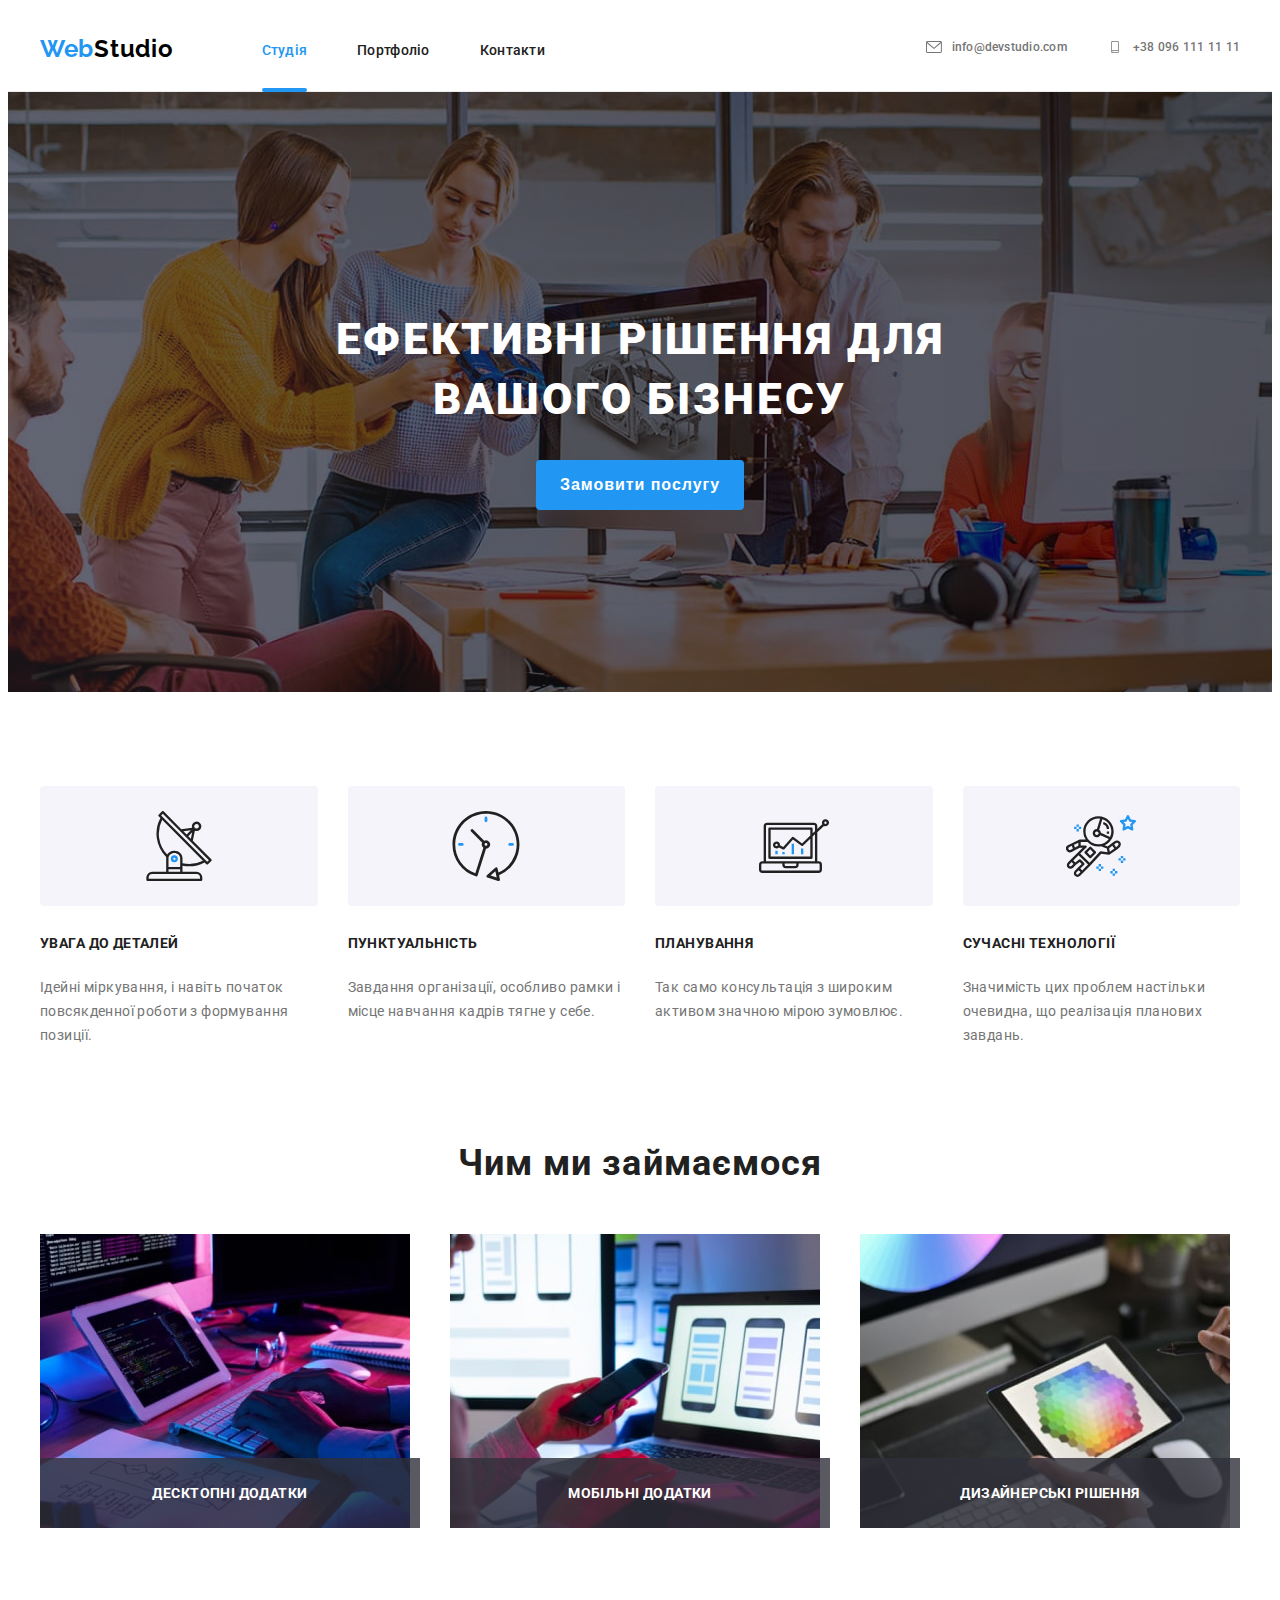
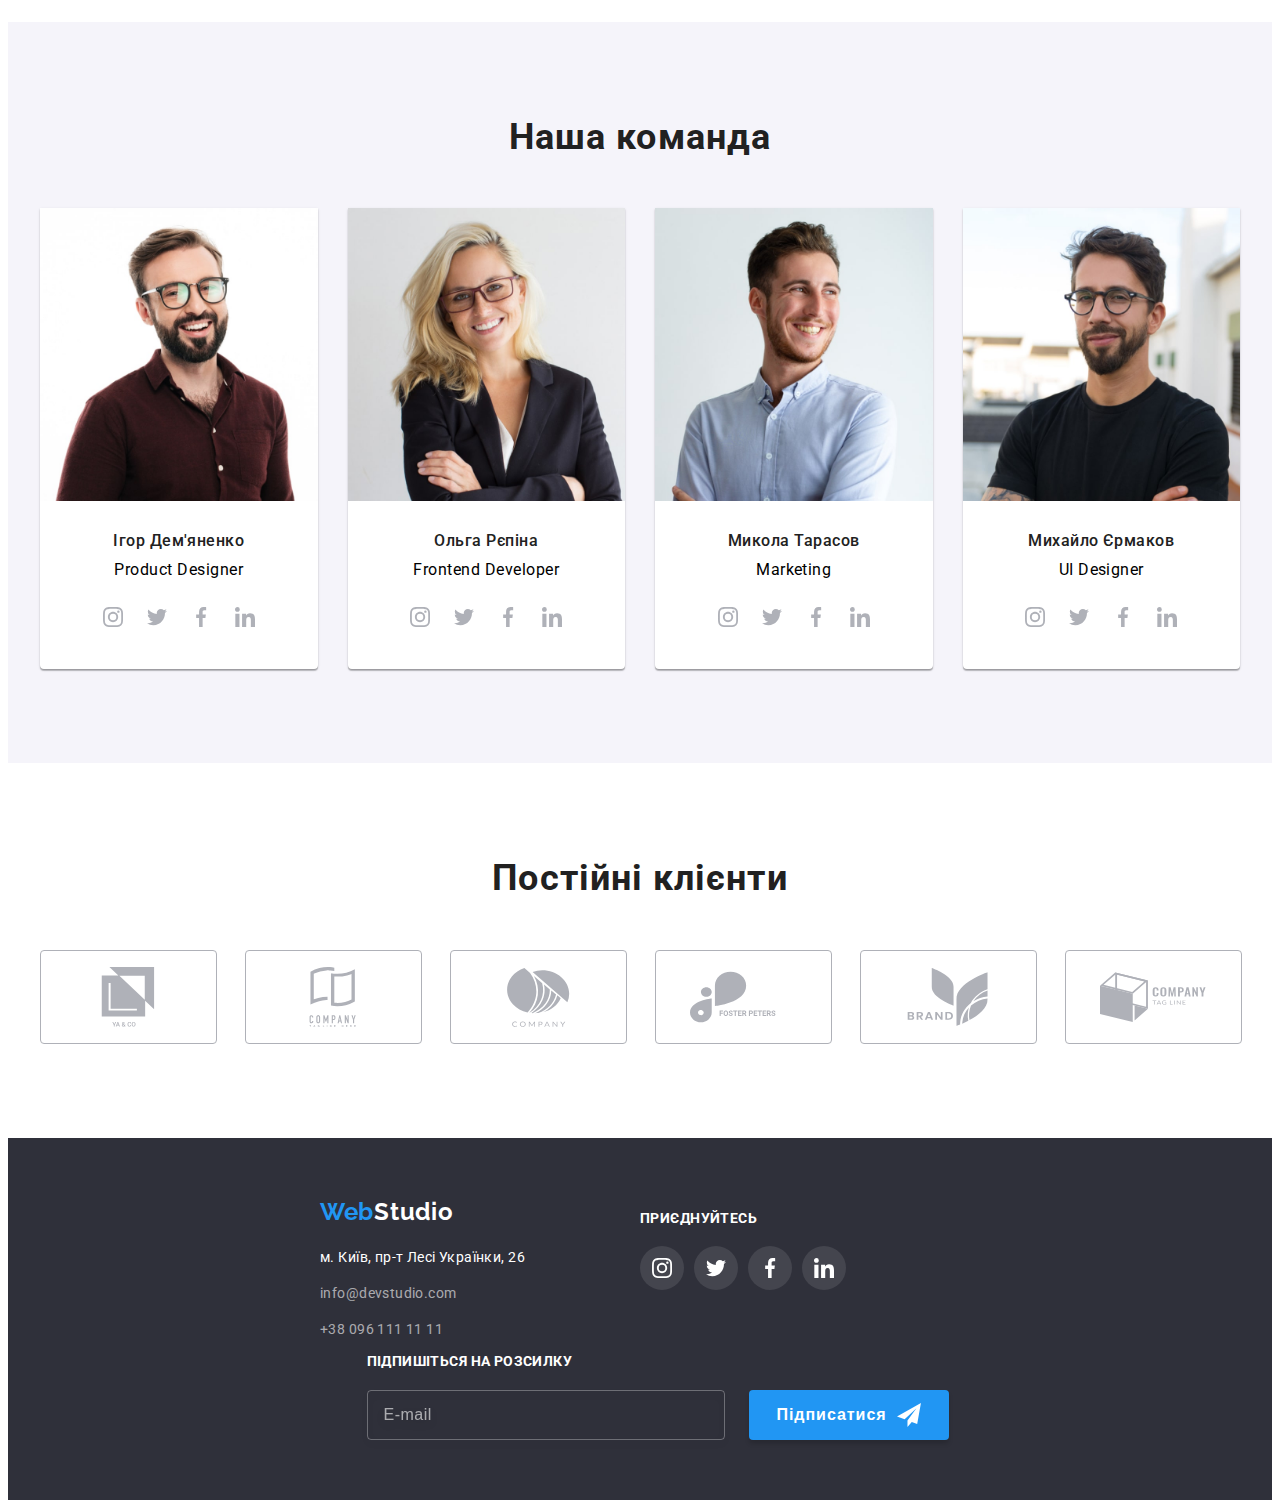
<file: index.html>
<!DOCTYPE html>
<html lang="uk">
  <head>
    <meta charset="UTF-8" />
    <meta http-equiv="X-UA-Compatible" content="IE=edge" />
    <meta name="viewport" content="width=device-width, initial-scale=1.0" />
    <title>Студія</title>
    <link rel="preconnect" href="https://fonts.googleapis.com" />
    <link rel="preconnect" href="https://fonts.gstatic.com" crossorigin />
    <link
      href="https://fonts.googleapis.com/css2?family=Raleway:wght@700&family=Roboto:wght@400;500;700;900&display=swap"
      rel="stylesheet"
    />
    <link
      rel="stylesheet"
      href="https://cdnjs.cloudflare.com/ajax/libs/modern-normalize/1.1.0/modern-normalize.min.css"
      integrity="sha512-wpPYUAdjBVSE4KJnH1VR1HeZfpl1ub8YT/NKx4PuQ5NmX2tKuGu6U/JRp5y+Y8XG2tV+wKQpNHVUX03MfMFn9Q=="
      crossorigin="anonymous"
      referrerpolicy="no-referrer"
    />
    <!-- <link rel="stylesheet" href="./css/styles.css" /> -->
    <link rel="stylesheet" href="./css/main.min.css" />
  </head>
  <body>
    <header class="header">
      <div class="header__container container">
        <a href="./index.html" class="logo"
          ><span class="first-logo-part">Web</span>Studio</a
        >
        <button type="button" class="menu-button" aria-expanded="false"
        aria-controls="mobile-menu" data-menu-button >
            <svg width="40px" height="40px" aria-label="Перемикач мобільного меню">
              <use href="./images/icons.svg#icon-close-menu" class="icon-close-menu"></use>
              <use href="./images/icons.svg#icon-menu" class="icon-menu"></use>
            </svg>
          </button>
<div class="navigation-container-mob" id="mobile-menu">
       <div class="heder_menu-context-container">
        <nav class="navigation">
          <ul class="navigation__list list">
            <li class="navigation__item active">
              <a href="./index.html">Студія</a>
            </li>
            <li class="navigation__item">
              <a href="./portfolio.html">Портфоліо</a>
            </li>
            <li class="navigation__item"><a href="">Контакти</a></li>
          </ul>
        </nav>
        <div class="header__contacts-conteiner">
          <a href="mailto:info@devstudio.com">
            <svg>
              <use href="./images/icons.svg#icon-envelope"></use>
            </svg>
            info@devstudio.com</a
          >
          <a href="tel:+380961111111">
            <svg>
              <use href="./images/icons.svg#icon-smartphone"></use>
            </svg>
            +38 096 111 11 11</a
          >
        </div>
        <div class="heder_social-links-container">
          <ul class="heder_social-links-list list">
            <li><a href="#">Instagram</a></li>
            <li><a href="#">Twitter</a></li>
            <li><a href="#">Facebook</a></li>
            <li><a href="#">LinkedIn</a></li>
          </ul>
        </div> 
        </div>
      </div>
      </div>
    </header>
    <main>
      <section class="hero">
        <div class="hero__container">
          <h1 class="hero__title">Ефективні рішення для вашого бізнесу</h1>
          <button type="button" class="hero__btn" data-modal-open>
            Замовити послугу
          </button>
        </div>
      </section>
      <div class="backdrop is-hidden" data-modal>
        <div class="modal-window">
          <button class="close-btn" data-modal-close>
            <svg><use href="./images/icons.svg#icon-close-black"></use></svg>
          </button>
          <p class="modal-window-title">Залиште свої дані, ми вам передзвонимо</p>
          <form class="form">
            <label class="form__client-info-block"
              ><span class="form__label">Ім'я</span>

              <input type="text" required />
              <svg class="form__icon">
                <use href="./images/icons.svg#icon-person-black-1"></use></svg
            ></label>
            <label class="form__client-info-block"
              ><span class="form__label">Телефон</span>

              <input type="tel" required />
              <svg class="form__icon">
                <use href="./images/icons.svg#icon-phone-black"></use></svg
            ></label>
            <label class="form__client-info-block"
              ><span class="form__label">Пошта</span>

              <input type="email" required />
              <svg class="form__icon">
                <use href="./images/icons.svg#icon-email-black"></use></svg
            ></label>
            <label class="form__label"
              >Коментар<textarea
                name="coment"
                rows="5"
                placeholder="Введіть текст"
                class="form__coment"
              ></textarea>
            </label>
            <label class="form__checkbox-text"
              ><input type="checkbox" required /><svg>
                <use href="./images/icons.svg#icon-check-1"></use></svg
              >Погоджуюся з розсилкою та приймаю
              <a href="#" class="form__conditions">Умови договору</a></label
            >
            <button type="submit">Відправити</button>
          </form>
        </div>
      </div>
      <section class="benefits">
        <div class="benefits__container container">
          <h2 class="benefits__hidden-title">Наші переваги</h2>
          <ul class="benefits__list list">
            <li class="benefits__item item">
              <div class="benefits__icon-container">
                <svg class="benefits__icon">
                  <use href="./images/icons.svg#icon-antenna"></use>
                </svg>
              </div>
              <h3 class="benefits__sub-title">УВАГА ДО ДЕТАЛЕЙ</h3>
              <p class="benefits__descriptions">
                Ідейні міркування, і навіть початок повсякденної роботи з
                формування позиції.
              </p>
            </li>
            <li class="benefits__item item">
              <div class="benefits__icon-container">
                <svg class="benefits__icon">
                  <use href="./images/icons.svg#icon-clock"></use>
                </svg>
              </div>
              <h3 class="benefits__sub-title">ПУНКТУАЛЬНІСТЬ</h3>
              <p class="benefits__descriptions">
                Завдання організації, особливо рамки і місце навчання кадрів
                тягне у себе.
              </p>
            </li>
            <li class="benefits__item item">
              <div class="benefits__icon-container">
                <svg class="benefits__icon">
                  <use href="./images/icons.svg#icon-diagram"></use>
                </svg>
              </div>
              <h3 class="benefits__sub-title">ПЛАНУВАННЯ</h3>
              <p class="benefits__descriptions">
                Так само консультація з широким активом значною мірою зумовлює.
              </p>
            </li>
            <li class="benefits__item item">
              <div class="benefits__icon-container">
                <svg class="benefits__icon">
                  <use href="./images/icons.svg#icon-astronaut"></use>
                </svg>
              </div>
              <h3 class="benefits__sub-title">СУЧАСНІ ТЕХНОЛОГІЇ</h3>
              <p class="benefits__descriptions">
                Значимість цих проблем настільки очевидна, що реалізація
                планових завдань.
              </p>
            </li>
          </ul>
        </div>
      </section>
      <section class="engagement">
        <div class="engagement__container container">
          <h2 class="engagement__title">Чим ми займаємося</h2>
          <ul class="engagement__list list">
            <li class="engagement__item item">
              <div class="engagment__item-container">
                <img
                srcset="./images/our_engagement_1.jpg 1x,
                ./images/our_engagement_1@2x.jpg 2x"
                  src="./images/our_engagement_1.jpg"
                  alt="Розробка сайтів"
                  width="370"
                />
                <h3 class="engagement__text">Десктопні додатки</h3>
              </div>
            </li>
            <li class="engagement__item item">
              <div class="engagment__item-container">
                <img
                srcset="./images/our_engagement_2.jpg 1x,
                ./images/our_engagement_2@2x.jpg 2x"
                  src="./images/our_engagement_2.jpg"
                  alt="Розробка мобільних додатків"
                  width="370"
                />
                <h3 class="engagement__text">Мобільні додатки</h3>
              </div>
            </li>
            <li class="engagement__item item">
              <div class="engagment__item-container">
                <img
                srcset="./images/our_engagement_3.jpg 1x,
                ./images/our_engagement_3@2x.jpg 2x"
                  src="./images/our_engagement_3.jpg"
                  alt="Розробка дизайну"
                  width="370"
                />
                <h3 class="engagement__text">Дизайнерські рішення</h3>
              </div>
            </li>
          </ul>
        </div>
      </section>
      <section class="team">
        <div class="team__container container">
          <h2 class="team__title">Наша команда</h2>
          <ul class="team__list list">
            <li class="team__item item">
              <img
              srcset="./images/photo-demianenko-mob.jpg 480w,
              ./images/photo-demianenko-mob@2x.jpg 960w,
              ./images/photo-demianenko-tab.jpg 354w,
              ./images/photo-demianenko-tab@2x.jpg 708w,
              ./images/photo-demianenko-desk.jpg 810w,
              ./images/photo-demianenko-desk@2x.jpg 1620w,
  "
                src="./images/photo-demianenko-mob.jpeg"
                alt="Фото Ігоря Дем'яненка"
                sizes="(min-width: 1600px) 25vw, (min-width: 768px) 50vw, (max-width: 767px) 100vw, 100vw"
              />
              <div class="team__members-container">
                <h3 class="team__member-name">Ігор Дем'яненко</h3>
                <p lang="en" class="team__member">Product Designer</p>
              </div>
              <ul class="links-list list">
                <li>
                  <a href="#" class="links-list__links">
                    <svg class="links-list__icon">
                      <use href="./images/icons.svg#icon-instagram"></use>
                    </svg>
                  </a>
                </li>
                <li>
                  <a href="#" class="links-list__links"
                    ><svg class="links-list__icon">
                      <use href="./images/icons.svg#icon-twitter"></use>
                    </svg>
                  </a>
                </li>
                <li>
                  <a href="#" class="links-list__links"
                    ><svg class="links-list__icon">
                      <use href="./images/icons.svg#icon-facebook"></use></svg
                  ></a>
                </li>
                <li>
                  <a href="#" class="links-list__links"
                    ><svg class="links-list__icon">
                      <use href="./images/icons.svg#icon-linkedin"></use></svg
                  ></a>
                </li>
              </ul>
            </li>
            <li class="team__item item">
              <img
            srcset="./images/photo-repina-mob.jpg 480w,
            ./images/photo-repina-mob@2x.jpg 960w,
            ./images/photo-repina-tab.jpg 354w,
            ./images/photo-repina-tab@2x.jpg 708w,
            ./images/photo-repina-desk.jpg 810w,
            ./images/photo-repina-desk@2x.jpg 1620w,
"
              src="./images/photo-repina-mob.jpeg"
              alt="Фото Ольги Рєпіної"
              sizes="(min-width: 1600px) 25vw, (min-width: 768px) 50vw, (max-width: 767px) 100vw, 100vw"
            />
              <div class="team__members-container">
                <h3 class="team__member-name">Ольга Рєпіна</h3>
                <p lang="en" class="team__member">Frontend Developer</p>
              </div>
              <ul class="links-list list">
                <li>
                  <a href="#" class="links-list__links">
                    <svg class="links-list__icon">
                      <use href="./images/icons.svg#icon-instagram"></use>
                    </svg>
                  </a>
                </li>
                <li>
                  <a href="#" class="links-list__links"
                    ><svg class="links-list__icon">
                      <use href="./images/icons.svg#icon-twitter"></use>
                    </svg>
                  </a>
                </li>
                <li>
                  <a href="#" class="links-list__links"
                    ><svg class="links-list__icon">
                      <use href="./images/icons.svg#icon-facebook"></use></svg
                  ></a>
                </li>
                <li>
                  <a href="#" class="links-list__links"
                    ><svg class="links-list__icon">
                      <use href="./images/icons.svg#icon-linkedin"></use></svg
                  ></a>
                </li>
              </ul>
            </li>
            <li class="team__item item">
              <img
            srcset="./images/photo-tarasov-mob.jpg 480w,
            ./images/photo-tarasov-mob@2x.jpg 960w,
            ./images/photo-tarasov-tab.jpg 354w,
            ./images/photo-tarasov-tab@2x.jpg 708w,
            ./images/photo-tarasov-desk.jpg 810w,
            ./images/photo-tarasov-desk@2x.jpg 1620w,
"
              src="./images/photo-tarasov-mob.jpeg"
              alt="Фото Миколи Тарасова"
              sizes="(min-width: 1600px) 25vw, (min-width: 768px) 50vw, (max-width: 767px) 100vw, 100vw"
            />
              <div class="team__members-container">
                <h3 class="team__member-name">Микола Тарасов</h3>
                <p lang="en" class="team__member">Marketing</p>
              </div>
              <ul class="links-list list">
                <li>
                  <a href="#" class="links-list__links">
                    <svg class="links-list__icon">
                      <use href="./images/icons.svg#icon-instagram"></use>
                    </svg>
                  </a>
                </li>
                <li>
                  <a href="#" class="links-list__links"
                    ><svg class="links-list__icon">
                      <use href="./images/icons.svg#icon-twitter"></use>
                    </svg>
                  </a>
                </li>
                <li>
                  <a href="#" class="links-list__links"
                    ><svg class="links-list__icon">
                      <use href="./images/icons.svg#icon-facebook"></use></svg
                  ></a>
                </li>
                <li>
                  <a href="#" class="links-list__links"
                    ><svg class="links-list__icon">
                      <use href="./images/icons.svg#icon-linkedin"></use></svg
                  ></a>
                </li>
              </ul>
            </li>
            <li class="team__item item">
              <img
            srcset="./images/photo-yermakov-mob.jpg 480w,
            ./images/photo-yermakov-mob@2x.jpg 960w,
            ./images/photo-yermakov-tab.jpg 354w,
            ./images/photo-yermakov-tab@2x.jpg 708w,
            ./images/photo-yermakov-desk.jpg 810w,
            ./images/photo-yermakov-desk@2x.jpg 1620w,
"
              src="./images/photo-yermakov-mob.jpeg"
              alt="Фото Михайла Єрмакова"
              sizes="(min-width: 1600px) 25vw, (min-width: 768px) 50vw, (max-width: 767px) 100vw, 100vw"
            />
              <div class="team__members-container">
                <h3 class="team__member-name">Михайло Єрмаков</h3>
                <p lang="en" class="team__member">UI Designer</p>
              </div>
              <ul class="links-list list">
                <li>
                  <a href="#" class="links-list__links">
                    <svg class="links-list__icon">
                      <use href="./images/icons.svg#icon-instagram"></use>
                    </svg>
                  </a>
                </li>
                <li>
                  <a href="#" class="links-list__links"
                    ><svg class="links-list__icon">
                      <use href="./images/icons.svg#icon-twitter"></use>
                    </svg>
                  </a>
                </li>
                <li>
                  <a href="#" class="links-list__links"
                    ><svg class="links-list__icon">
                      <use href="./images/icons.svg#icon-facebook"></use></svg
                  ></a>
                </li>
                <li>
                  <a href="#" class="links-list__links"
                    ><svg class="links-list__icon">
                      <use href="./images/icons.svg#icon-linkedin"></use></svg
                  ></a>
                </li>
              </ul>
            </li>
          </ul>
        </div>
      </section>
      <section class="pictures-list">
        <div class="pictures-list__container container">
          <h2 class="pictures-list__title">Постійні клієнти</h2>
          <ul class="pictures-list__list list">
            <li class="pictures-list__items">
              <a href="" class="pictures-list__link">
                <svg class="pictures-list__logo">
                  <use href="./images/icons.svg#icon-group-client-1"></use>
                </svg>
              </a>
            </li>
            <li class="pictures-list__items">
              <a href="#" class="pictures-list__link">
                <svg class="pictures-list__logo">
                  <use href="./images/icons.svg#icon-group-client-2"></use>
                </svg>
              </a>
            </li>
            <li class="pictures-list__items">
              <a href="" class="pictures-list__link">
                <svg class="pictures-list__logo">
                  <use href="./images/icons.svg#icon-group-client-3"></use>
                </svg>
              </a>
            </li>
            <li class="pictures-list__items">
              <a href="" class="pictures-list__link">
                <svg class="pictures-list__logo">
                  <use href="./images/icons.svg#icon-group-client-4"></use>
                </svg>
              </a>
            </li>
            <li class="pictures-list__items">
              <a href="" class="pictures-list__link">
                <svg class="pictures-list__logo">
                  <use href="./images/icons.svg#icon-group-client-5"></use>
                </svg>
              </a>
            </li>
            <li class="pictures-list__items">
              <a href="" class="pictures-list__link">
                <svg class="pictures-list__logo">
                  <use href="./images/icons.svg#icon-group-client-6"></use>
                </svg>
              </a>
            </li>
          </ul>
        </div>
      </section>
    </main>
    <footer class="footer">
      <div class="footer__main-container container">
        <div class="footer__container">
          <div class="footer__logo-container">
            <a href="./index.html" class="logo footer__logo"
              ><span class="first-logo-part">Web</span>Studio</a
            >
          </div>
          <div class="footer__address-container">
            <address>
              <ul class="footer-address list">
                <li class="footer-address__item">
                  <a
                    href="https://goo.gl/maps/2sGrw6UL9zUKpocN6"
                    target="_blank"
                    rel="noreferrer noopener nofollower"
                    class="footer__contacts footer-adress__white-text"
                    >м. Київ, пр-т Лесі Українки, 26</a
                  >
                </li>
                <li class="footer-address__item">
                  <a href="mailto:info@devstudio.com" class="footer__contacts"
                    >info@devstudio.com</a
                  >
                </li>
                <li class="footer-address__item">
                  <a href="tel:+380961111111" class="footer__contacts"
                    >+38 096 111 11 11</a
                  >
                </li>
              </ul>
            </address>
          </div>
        </div>
        <div class="footer__social-links-container">
          <h2 class="footer__title">приєднуйтесь</h2>
          <ul class="footer__social-links-list list">
            <li>
              <a href="#" class="footer__social-links">
                <svg class="footer__social-links__icon">
                  <use href="./images/icons.svg#icon-instagram"></use>
                </svg>
              </a>
            </li>
            <li>
              <a href="#" class="footer__social-links"
                ><svg class="footer__social-links__icon">
                  <use href="./images/icons.svg#icon-twitter"></use>
                </svg>
              </a>
            </li>
            <li>
              <a href="#" class="footer__social-links"
                ><svg class="footer__social-links__icon">
                  <use href="./images/icons.svg#icon-facebook"></use></svg
              ></a>
            </li>
            <li>
              <a href="#" class="footer__social-links"
                ><svg class="footer__social-links__icon">
                  <use href="./images/icons.svg#icon-linkedin"></use></svg
              ></a>
            </li>
          </ul>
        </div>
        <form name="signup-form" class="sign-up-form">
          <label class="sign-up-form__label">
            <span class="sign-up-form__header">Підпишіться на розсилку</span>
            <input type="email" name="email" placeholder="E-mail" />
          </label>
          <button type="submit" class="sign-up-form__btn">
            Підписатися
            <svg class="sign-up-form__icon-send">
              <use href="./images/icons.svg#icon-send"></use>
            </svg>
          </button>
        </form>
      </div>
    </footer>
    <script src="./js/modal.js"></script>
    <script src="./js/mobile-menu.js"></script>
  </body>
</html>
</file>
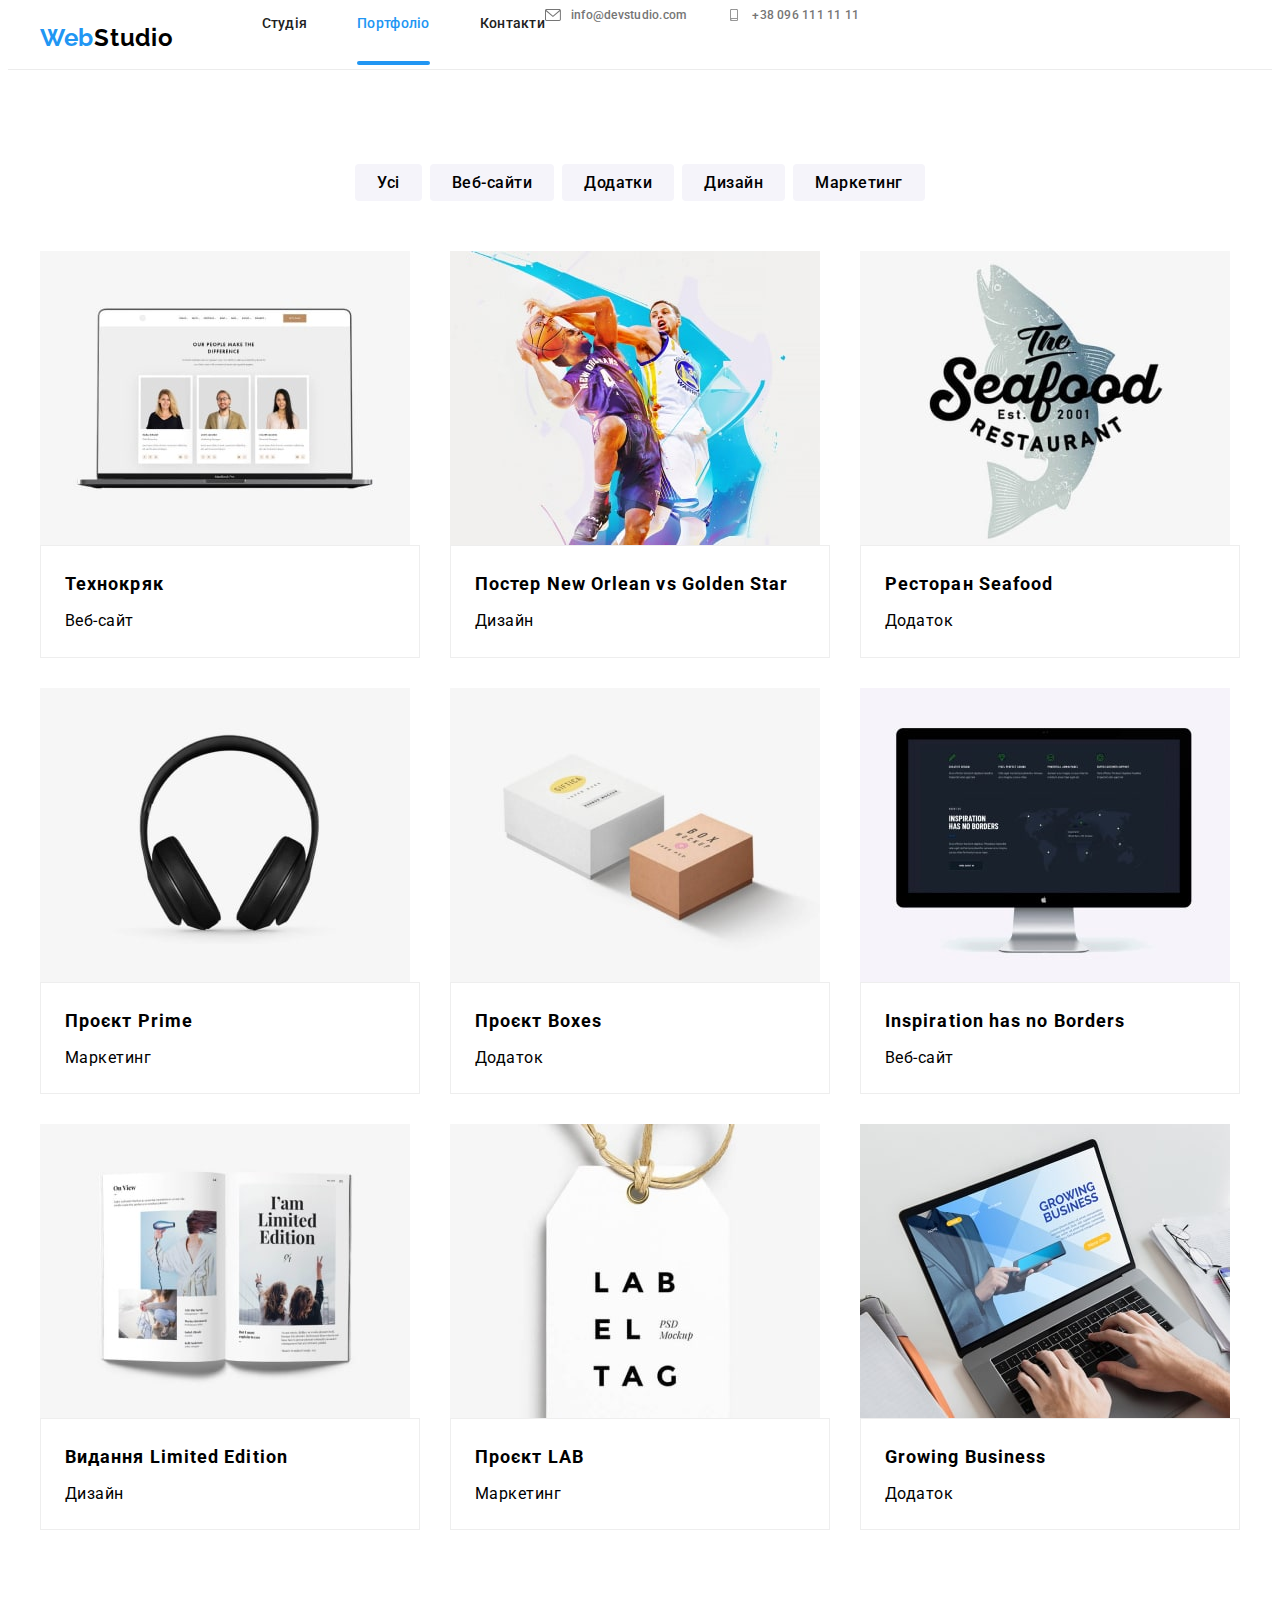
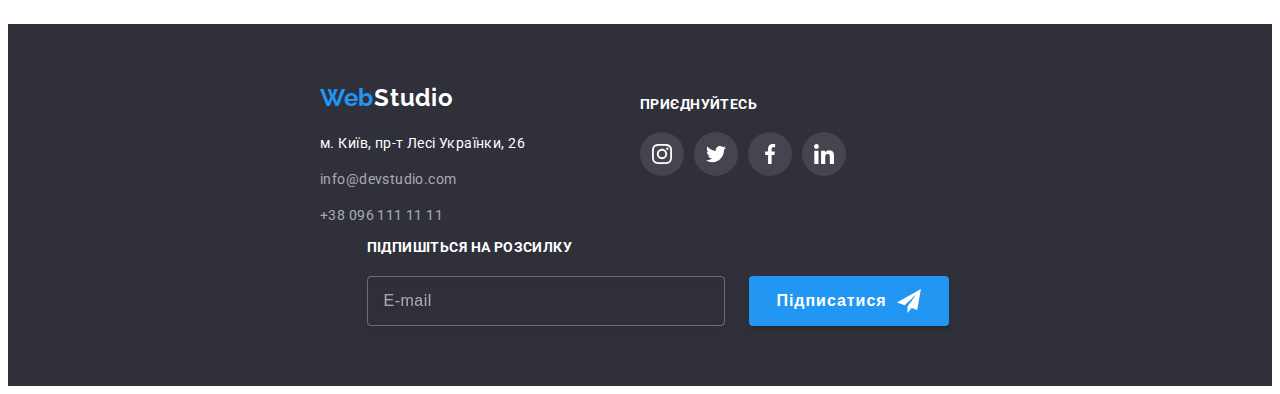
<file: portfolio.html>
<!DOCTYPE html>
<html lang="uk">
  <head>
    <meta charset="UTF-8" />
    <meta http-equiv="X-UA-Compatible" content="IE=edge" />
    <meta name="viewport" content="width=device-width, initial-scale=1.0" />
    <title>Студія</title>
    <link rel="preconnect" href="https://fonts.googleapis.com" />
    <link rel="preconnect" href="https://fonts.gstatic.com" crossorigin />
    <link
      href="https://fonts.googleapis.com/css2?family=Raleway:wght@700&family=Roboto:wght@400;500;700;900&display=swap"
      rel="stylesheet"
    />
    <link
      rel="stylesheet"
      href="https://cdnjs.cloudflare.com/ajax/libs/modern-normalize/1.1.0/modern-normalize.min.css"
      integrity="sha512-wpPYUAdjBVSE4KJnH1VR1HeZfpl1ub8YT/NKx4PuQ5NmX2tKuGu6U/JRp5y+Y8XG2tV+wKQpNHVUX03MfMFn9Q=="
      crossorigin="anonymous"
      referrerpolicy="no-referrer"
    />
    <!-- <link rel="stylesheet" href="./css/styles.css" /> -->
    <link rel="stylesheet" href="./css/main.min.css" />
  </head>
  <body>
    <header class="header">
      <div class="header__container container">
        <a href="./index.html" class="logo"
          ><span class="first-logo-part">Web</span>Studio</a
        >
        <nav class="navigation">
          <ul class="navigation__list list">
            <li class="navigation__item">
              <a href="./index.html">Студія</a>
            </li>
            <li class="navigation__item active">
              <a href="./portfolio.html">Портфоліо</a>
            </li>
            <li class="navigation__item"><a href="">Контакти</a></li>
          </ul>
        </nav>
        <div class="header__contacts-conteiner">
          <a href="mailto:info@devstudio.com">
            <svg>
              <use href="./images/icons.svg#icon-envelope"></use>
            </svg>
            info@devstudio.com</a
          >
          <a href="tel:+380961111111">
            <svg>
              <use href="./images/icons.svg#icon-smartphone"></use>
            </svg>
            +38 096 111 11 11</a
          >
        </div>
      </div>
    </header>
    <main>
      <section class="portfolio">
        <div class="portfolio__container container">
          <h1 class="portfolio__hidden-title">Портфоліо</h1>
          <ul class="portfolio__nav list">
            <li class="portfolio__nav-link">
              <button type="button">Усі</button>
            </li>
            <li class="portfolio__nav-link">
              <button type="button">Веб-сайти</button>
            </li>
            <li class="portfolio__nav-link">
              <button type="button">Додатки</button>
            </li>
            <li class="portfolio__nav-link">
              <button type="button">Дизайн</button>
            </li>
            <li class="portfolio__nav-link">
              <button type="button">Маркетинг</button>
            </li>
          </ul>
          <ul class="portfolio__list list">
            <li class="portfolio__item">
              <div class="portfolio__img-p-wrap">
                <img
                  src="./images/technokrak.jpeg"
                  alt="Комп'ютер з відкритим прожктом"
                />
                <div class="portfolio__overlay">
                  <p class="portfolio__hover-text">
                    Ресурс пропонує комплексні пропозиції з різним рівнем
                    функціоналу та сервісів. Все це дозволить відвідувачу
                    отримати вичерпні відомості про компанію чи приватну особу.
                  </p>
                </div>
              </div>
              <div class="portfolio__items-container">
                <h2 class="portfolio__name">Технокряк</h2>
                <p class="portfolio__description">Веб-сайт</p>
              </div>
            </li>
            <li class="portfolio__item">
              <div class="portfolio__img-p-wrap">
                <img src="./images/poster.jpeg" alt="Постер гра у баскетбол" />
                <div class="portfolio__overlay">
                  <p class="portfolio__hover-text">
                    Ресурс пропонує комплексні пропозиції з різним рівнем
                    функціоналу та сервісів. Все це дозволить відвідувачу
                    отримати вичерпні відомості про компанію чи приватну особу.
                  </p>
                </div>
              </div>
              <div class="portfolio__items-container">
                <h2 class="portfolio__name">Постер New Orlean vs Golden Star</h2>
                <p class="portfolio__description">Дизайн</p>
              </div>
            </li>
            <li class="portfolio__item">
              <div class="portfolio__img-p-wrap">
                <img src="./images/seafood.jpeg" alt="Вивіска ресторану" />
                <div class="portfolio__overlay">
                  <p class="portfolio__hover-text">
                    Ресурс пропонує комплексні пропозиції з різним рівнем
                    функціоналу та сервісів. Все це дозволить відвідувачу
                    отримати вичерпні відомості про компанію чи приватну особу.
                  </p>
                </div>
              </div>
              <div class="portfolio__items-container">
                <h2 class="portfolio__name">Ресторан Seafood</h2>
                <p class="portfolio__description">Додаток</p>
              </div>
            </li>
            <li class="portfolio__item">
              <div class="portfolio__img-p-wrap">
                <img src="./images/project-prime.jpeg" alt="Навушники" />
                <div class="portfolio__overlay">
                  <p class="portfolio__hover-text">
                    Ресурс пропонує комплексні пропозиції з різним рівнем
                    функціоналу та сервісів. Все це дозволить відвідувачу
                    отримати вичерпні відомості про компанію чи приватну особу.
                  </p>
                </div>
              </div>
              <div class="portfolio__items-container">
                <h2 class="portfolio__name">Проєкт Prime</h2>
                <p class="portfolio__description">Маркетинг</p>
              </div>
            </li>
            <li class="portfolio__item">
              <div class="portfolio__img-p-wrap">
                <img src="./images/project-boxes.jpeg" alt="Коробки" />
                <div class="portfolio__overlay">
                  <p class="portfolio__hover-text">
                    Ресурс пропонує комплексні пропозиції з різним рівнем
                    функціоналу та сервісів. Все це дозволить відвідувачу
                    отримати вичерпні відомості про компанію чи приватну особу.
                  </p>
                </div>
              </div>
              <div class="portfolio__items-container">
                <h2 class="portfolio__name">Проєкт Boxes</h2>
                <p class="portfolio__description">Додаток</p>
              </div>
            </li>
            <li class="portfolio__item">
              <div class="portfolio__img-p-wrap">
                <img src="./images/no-borders.jpeg" alt="Екран" />
                <div class="portfolio__overlay">
                  <p class="portfolio__hover-text">
                    Ресурс пропонує комплексні пропозиції з різним рівнем
                    функціоналу та сервісів. Все це дозволить відвідувачу
                    отримати вичерпні відомості про компанію чи приватну особу.
                  </p>
                </div>
              </div>
              <div class="portfolio__items-container">
                <h2 lang="en" class="portfolio__name">
                  Inspiration has no Borders
                </h2>
                <p class="portfolio__description">Веб-сайт</p>
              </div>
            </li>
            <li class="portfolio__item">
              <div class="portfolio__img-p-wrap">
                <img src="./images/limit-edition.jpeg" alt="Відкрита книга" />
                <div class="portfolio__overlay">
                  <p class="portfolio__hover-text">
                    Ресурс пропонує комплексні пропозиції з різним рівнем
                    функціоналу та сервісів. Все це дозволить відвідувачу
                    отримати вичерпні відомості про компанію чи приватну особу.
                  </p>
                </div>
              </div>
              <div class="portfolio__items-container">
                <h2 class="portfolio__name">Видання Limited Edition</h2>
                <p class="portfolio__description">Дизайн</p>
              </div>
            </li>
            <li class="portfolio__item">
              <div class="portfolio__img-p-wrap">
                <img src="./images/project-lab.jpeg" alt="Бірка  LAB" />
                <div class="portfolio__overlay">
                  <p class="portfolio__hover-text">
                    Ресурс пропонує комплексні пропозиції з різним рівнем
                    функціоналу та сервісів. Все це дозволить відвідувачу
                    отримати вичерпні відомості про компанію чи приватну особу.
                  </p>
                </div>
              </div>
              <div class="portfolio__items-container">
                <h2 class="portfolio__name">Проєкт LAB</h2>
                <p class="portfolio__description">Маркетинг</p>
              </div>
            </li>
            <li class="portfolio__item">
              <div class="portfolio__img-p-wrap">
                <img src="./images/business.jpeg" alt="Ноутбук" />
                <div class="portfolio__overlay">
                  <p class="portfolio__hover-text">
                    Ресурс пропонує комплексні пропозиції з різним рівнем
                    функціоналу та сервісів. Все це дозволить відвідувачу
                    отримати вичерпні відомості про компанію чи приватну особу.
                  </p>
                </div>
              </div>
              <div class="portfolio__items-container">
                <h2 lang="en" class="portfolio__name">Growing Business</h2>
                <p class="portfolio__description">Додаток</p>
              </div>
            </li>
          </ul>
        </div>
      </section>
    </main>
    <footer class="footer">
      <div class="footer__main-container container">
        <div class="footer__container">
          <div class="footer__logo-container">
            <a href="./index.html" class="logo footer__logo"
              ><span class="first-logo-part">Web</span>Studio</a
            >
          </div>
          <div class="footer__address-container">
            <address>
              <ul class="footer-address list">
                <li class="footer-address__item">
                  <a
                    href="https://goo.gl/maps/2sGrw6UL9zUKpocN6"
                    target="_blank"
                    rel="noreferrer noopener nofollower"
                    class="footer__contacts footer-adress__white-text"
                    >м. Київ, пр-т Лесі Українки, 26</a
                  >
                </li>
                <li class="footer-address__item">
                  <a href="mailto:info@devstudio.com" class="footer__contacts"
                    >info@devstudio.com</a
                  >
                </li>
                <li class="footer-address__item">
                  <a href="tel:+380961111111" class="footer__contacts"
                    >+38 096 111 11 11</a
                  >
                </li>
              </ul>
            </address>
          </div>
        </div>
        <div class="footer__social-links-container">
          <h2 class="footer__title">приєднуйтесь</h2>
          <ul class="footer__social-links-list list">
            <li>
              <a href="#" class="footer__social-links">
                <svg class="footer__social-links__icon">
                  <use href="./images/icons.svg#icon-instagram"></use>
                </svg>
              </a>
            </li>
            <li>
              <a href="#" class="footer__social-links"
                ><svg class="footer__social-links__icon">
                  <use href="./images/icons.svg#icon-twitter"></use>
                </svg>
              </a>
            </li>
            <li>
              <a href="#" class="footer__social-links"
                ><svg class="footer__social-links__icon">
                  <use href="./images/icons.svg#icon-facebook"></use></svg
              ></a>
            </li>
            <li>
              <a href="#" class="footer__social-links"
                ><svg class="footer__social-links__icon">
                  <use href="./images/icons.svg#icon-linkedin"></use></svg
              ></a>
            </li>
          </ul>
        </div>
        <form name="signup-form" class="sign-up-form">
          <label class="sign-up-form__label">
            <span class="sign-up-form__header">Підпишіться на розсилку</span>
            <input type="email" name="email" placeholder="E-mail" />
          </label>
          <button type="submit" class="sign-up-form__btn">
            Підписатися
            <svg class="sign-up-form__icon-send">
              <use href="./images/icons.svg#icon-send"></use>
            </svg>
          </button>
        </form>
      </div>
    </footer>
    <script src="./js/modal.js"></script>
  </body>
</html>
</file>
<file: css/styles.css>
:root {
  --main-text-color: #757575;
  --main-h-color: #212121;
  --action-color: #2196f3;
}
body {
  font-family: Roboto, sans-serif;
  color: var(--main-text-color);
}
.list {
  list-style-type: none;
}
.container {
  width: 1200px;
  padding: 0px 15px;
  margin: 0 auto;
}
h1,
h2,
h3,
h4,
h5,
h6,
p,
ul,
a {
  margin: 0;
  padding: 0;
}
form textarea:focus,
form input:focus {
  outline: none;
}
/* ---------HEADER---------- */
.header {
  border-bottom: solid 1px #ececec;
}
.header-container {
  display: flex;
  align-items: center;
}
.logo {
  font-family: "Raleway";
  font-style: normal;
  font-weight: 700;
  font-size: 26px;
  line-height: 1.19;
  letter-spacing: 0.03em;
  text-decoration: none;
  color: #000;
  margin-right: 93px;
}
.first-logo-part {
  color: #2196f3;
}
.navigation-list {
  display: flex;
}
.navigation-item > a {
  text-decoration: none;
  font-family: inherit;
  font-weight: 500;
  font-size: 14px;
  line-height: 16px;
  letter-spacing: 0.02em;
  color: var(--main-h-color);
  transition: color 250ms cubic-bezier(0.4, 0, 0.2, 1);
}
.navigation-item {
  position: relative;
}
.navigation-item.active::after,
.navigation-item > a:active::after {
  content: "";
  width: 100%;
  height: 4px;
  position: absolute;
  bottom: -1px;
  left: 0;
  background-color: var(--action-color);
  border-radius: 2px;
}
.navigation-item > a:focus,
.navigation-item > a:hover,
.navigation-item > a:active,
.navigation-item.active > a {
  color: var(--action-color);
}
.navigation-item {
  padding: 32px 0;
}
.navigation-item:not(:last-child) {
  margin-right: 50px;
}
.header-contacts-conteiner {
  display: flex;
  justify-content: center;
  align-items: center;
  margin-left: auto;
  padding-top: 32px;
  padding-bottom: 32px;
}
.header-contacts-conteiner a:not(:last-child) {
  margin-right: 30px;
}
.header-contacts-conteiner > a {
  display: flex;

  justify-content: center;
  align-items: center;
  text-decoration: none;
  font-weight: 500;
  font-size: 14px;
  line-height: 1.14;
  letter-spacing: 0.02em;
  font-family: inherit;
  color: var(--main-text-color);
  transition: color 250ms cubic-bezier(0.4, 0, 0.2, 1);
}
.header-contacts-conteiner > a:focus,
.header-contacts-conteiner > a:hover {
  color: var(--action-color);
}

.header-contacts-conteiner a svg {
  width: 16px;
  height: 12px;
  margin-right: 10px;
  fill: rgba(117, 117, 117, 1);
}
.header-contacts-conteiner a:hover svg,
.header-contacts-conteiner a:focus svg {
  fill: var(--action-color);
  transition: fill 250ms cubic-bezier(0.4, 0, 0.2, 1);
}
/* ---------HERO---------- */
.hero {
  background-color: #2f303a;
  background-image: linear-gradient(
      to right,
      rgba(47, 48, 58, 0.4),
      rgba(0, 0, 0, 0.4)
    ),
    url(../images/background-img.jpeg);
  background-repeat: no-repeat;
  background-size: cover;
  max-width: 1600px;
  min-height: 600px;
  margin: 0 auto;
  background-position: center;
}

.hero-container {
  display: flex;
  flex-wrap: wrap;
  justify-content: center;
  max-width: 696px;
}
.hero-title {
  font-style: normal;
  font-weight: 900;
  font-size: 44px;
  line-height: 1.36;
  text-align: center;
  letter-spacing: 0.06em;
  text-transform: uppercase;
  color: #ffffff;
  margin-bottom: 30px;
  margin-top: 200px;
}
.hero-btn {
  background-color: var(--action-color);
  font-style: normal;
  font-weight: 700;
  font-size: 16px;
  line-height: 1.88;
  display: flex;
  align-items: center;
  text-align: center;
  letter-spacing: 0.06em;
  cursor: pointer;
  color: #ffffff;
  border-radius: 4px;
  border: none;
  margin-bottom: 200px;
  padding: 10px 32px;
}
/* ---------OUR-BENEFITS---------- */
.benefits {
  padding: 94px 15px;
}
.benefits-list {
  display: flex;
  flex-wrap: wrap;
  align-content: flex-start;
}
.benefits-item {
  width: calc((100% - 90px) / 4);
}
.benefits-hidden-title,
.portfolio--hidden-title {
  position: absolute;
  width: 1px;
  height: 1px;
  margin: -1px;
  border: 0;
  padding: 0;

  white-space: nowrap;
  clip-path: inset(100%);
  clip: rect(0 0 0 0);
  overflow: hidden;
}
.icon-container {
  display: flex;
  justify-content: center;
  align-items: center;
  min-height: 120px;
  text-align: center;
  margin-bottom: 30px;
  background-color: #f5f4fa;
  border-radius: 4px;
}
.benefits-icon {
  width: 70px;
  height: 70px;
}
.benefits-sub-title {
  font-size: 14px;
  line-height: 1.14;
  letter-spacing: 0.03em;
  text-transform: uppercase;
  color: var(--main-h-color);
  margin-bottom: 24px;
}
.benefits-descriptions {
  font-weight: 400;
  font-size: 14px;
  line-height: 1.71;
  letter-spacing: 0.03em;
}
.benefits-list .benefits-item:not(:last-child) {
  margin-right: 30px;
}
/* ---------OUR-ENGAGEMENTS---------- */
.engagement {
  padding-bottom: 94px;
}
.engagement-title {
  font-size: 36px;
  line-height: 1.17;
  text-align: center;
  letter-spacing: 0.03em;
  color: var(--main-h-color);
  width: 100%;
  margin-bottom: 50px;
}
.engagement-list {
  display: flex;
}
.engagement-item {
  width: calc((100% - 60px) / 3);
}
.engagement-list .engagement-item:not(:last-child) {
  margin-right: 30px;
}
.engagment-item-container {
  position: relative;
}
.engagment-item-container > img {
  display: block;
}
.engagement-text {
  font-size: 14px;
  line-height: 16px;
  text-align: center;
  letter-spacing: 0.03em;
  text-transform: uppercase;
  color: rgba(255, 255, 255, 1);
  width: 100%;
  padding-top: 27px;
  padding-bottom: 27px;
  background: rgba(47, 48, 58, 0.8);
  position: absolute;
  bottom: 0px;
}
/* ---------OUR-TEAM---------- */
.team {
  padding-top: 94px;
  padding-bottom: 94px;
  background-color: #f5f4fa;
}
.team-title {
  font-size: 36px;
  line-height: 1.17;
  text-align: center;
  letter-spacing: 0.03em;
  color: var(--main-h-color);
  width: 100%;
  margin-bottom: 50px;
}
.team-list {
  display: flex;
}
.team-item {
  width: calc((100% - 90px) / 4);
  box-shadow: 0px 1px 3px rgba(0, 0, 0, 0.12), 0px 1px 1px rgba(0, 0, 0, 0.14),
    0px 2px 1px rgba(0, 0, 0, 0.2);
  border-radius: 0px 0px 4px 4px;
  background-color: #ffffff;
}
.team-item > img {
  display: block;
}
.team-members-container {
  padding-top: 30px;
  padding-bottom: 16px;
}
.team-member-name {
  font-weight: 500;
  font-size: 16px;
  line-height: 1.19;
  text-align: center;
  letter-spacing: 0.03em;
  color: var(--main-h-color);
  margin-bottom: 10px;
}
.team-member {
  font-size: 16px;
  line-height: 1.19;
  text-align: center;
  letter-spacing: 0.03em;
  /* margin-bottom: 30px; */
}
.team-list .team-item:not(:last-child) {
  margin-right: 30px;
}
.team-links-list {
  display: flex;
  justify-content: center;
  align-items: center;
  padding-left: 32px;
  padding-right: 32px;
  padding-bottom: 30px;
}

.team-links-list li:not(:last-child) a {
  margin-right: 10px;
}
.team-links {
  display: flex;
  justify-content: center;
  align-items: center;
  border-radius: 50%;
  width: 44px;
  height: 44px;
  transition: background-color 250ms cubic-bezier(0.4, 0, 0.2, 1);
}
.team-links-icon {
  display: inline-block;
  width: 20px;
  height: 20px;
  fill: rgba(175, 177, 184, 1);
  transition: fill 250ms cubic-bezier(0.4, 0, 0.2, 1);
}
.team-links:hover,
.team-links:focus {
  background-color: var(--action-color);
}
.team-links:hover .team-links-icon,
.team-links:focus .team-links-icon {
  fill: #ffffff;
}
/* ---------PARTNERS---------- */
.partners {
  background-color: #fff;
  padding-top: 94px;
  padding-bottom: 94px;
}
.partners-container {
  max-width: 1200px;
}
.partners-title {
  font-size: 36px;
  line-height: 42px;
  text-align: center;
  letter-spacing: 0.03em;
  color: var(--main-h-color);
  margin-bottom: 50px;
}
.partners-container .partners-list {
  display: flex;
  justify-content: space-between;
  align-items: center;
}
.partners-items {
  /* padding: 16px 32px; */
  width: calc((100% - 150px) / 6);
}
.partners-items:not(:last-child) {
  margin-right: 30px;
}
.partners-items .partners-link {
  display: flex;
  justify-content: center;
  align-items: center;
  width: 100%;
  height: 92px;
  /* padding: 16px 32px; */
  border: 1px solid #afb1b8;
  border-radius: 4px;
  cursor: pointer;
  transition: border-color 250ms cubic-bezier(0.4, 0, 0.2, 1);
}
.partners-logo {
  width: 106px;
  height: 60px;
  fill: rgba(175, 177, 184, 1);
  transition: fill 250ms cubic-bezier(0.4, 0, 0.2, 1);
}
.partners-link:hover,
.partners-link:focus {
  border-color: var(--action-color);
}
.partners-link:hover .partners-logo,
.partners-link:focus .partners-logo {
  fill: var(--action-color);
}
/* ---------FOOTER---------- */
.footer {
  background-color: #2f303a;
  border: solid 0px transparent;
  padding-top: 60px;
  padding-bottom: 60px;
}
.footer-main-container {
  display: flex;
}
.footer-container {
  display: flex;
  flex-wrap: wrap;
  width: 25%;
}
.footer-logo {
  color: #ffffff;
}
.f-logo {
  width: 100%;
}
.footer-address-container {
  padding-top: 20px;
  margin-right: 70px;
}
.footer-contacts {
  text-decoration: none;
  font-family: inherit;
  font-style: normal;
  font-size: 14px;
  line-height: 1.71;
  letter-spacing: 0.03em;
  color: rgba(255, 255, 255, 0.6);
}
.footer-adress {
  color: #ffffff;
}
.footer-list .footer-address-item:not(:last-child) {
  margin-bottom: 9px;
}
.social-links-container {
  padding: 0 20px;
  width: 25%;
}
.footer-title {
  font-size: 14px;
  line-height: 16px;
  letter-spacing: 0.03em;
  text-transform: uppercase;
  color: rgba(255, 255, 255, 1);
  margin-top: 12px;
  margin-bottom: 20px;
}
.footer-social-links-list {
  display: flex;
  justify-content: start;
  align-items: center;
}

.footer-social-links-list li:not(:last-child) a {
  margin-right: 10px;
}

.footer-social-links {
  display: flex;
  justify-content: center;
  align-items: center;
  border-radius: 50%;
  width: 44px;
  height: 44px;
  background-color: rgba(255, 255, 255, 0.1);
  transition: background-color 250ms cubic-bezier(0.4, 0, 0.2, 1);
}
.social-links-icon {
  display: inline-block;
  width: 20px;
  height: 20px;
  fill: rgba(255, 255, 255, 1);
}
.footer-social-links:hover,
.footer-social-links:focus {
  background-color: var(--action-color);
}
.footer-social-links:hover .team-links-icon,
.footer-social-links:focus .team-links-icon {
  fill: #ffffff;
}
.sign-up-form {
  /* position: absolute;
  left: calc(50% + 15px); */
  width: 50%;
  /* height: 0.15; */
  display: flex;
  align-items: end;
  align-self: start;
  padding: 0 15px;
}
.footer-form-header {
  display: inline-block;
  width: 100%;
  font-weight: 700;
  font-size: 14px;
  line-height: 1.14em;
  letter-spacing: 0.03em;
  text-transform: uppercase;
  color: #ffffff;
  margin-bottom: 20px;
  margin-top: 12px;
}
.footer-sign-up > input {
  box-sizing: border-box;
  height: 50px;
  border: 1px solid rgba(255, 255, 255, 0.3);
  filter: drop-shadow(0px 4px 4px rgba(0, 0, 0, 0.15));
  border-radius: 4px;
  background-color: transparent;
  margin-right: 12px;
  width: 100%;
  padding: 15px 16px;
  color: #fff;
}
.sign-up-btn {
  display: flex;
  align-items: center;
  cursor: pointer;
  background: #2196f3;
  box-shadow: 0px 4px 4px rgba(0, 0, 0, 0.15);
  border-radius: 4px;
  border: none;
  width: 200px;
  height: 50px;
  font-weight: 700;
  font-size: 16px;
  line-height: 1.88em;
  text-align: center;
  letter-spacing: 0.06em;
  color: #ffffff;
  padding: 10px 28px;
  margin-left: 12px;
}
.icon-send {
  width: 24px;
  height: 24px;
  margin-left: 10px;
}
.footer-sign-up > input::placeholder {
  font-weight: 400;
  font-size: 16px;
  line-height: 1.25em;
  letter-spacing: 0.03em;

  color: rgba(255, 255, 255, 0.6);
}
/* --------PORTFOLIO-------- */
.portfolio {
  padding-top: 94px;
  padding-bottom: 94px;
}
.portfolio-nav {
  display: flex;
  justify-content: center;
  margin-bottom: 50px;
}
.portfolio-nav-link > button {
  font-family: inherit;
  font-weight: 500;
  font-size: 16px;
  line-height: 1.62;
  text-align: center;
  letter-spacing: 0.03em;
  color: var(--main-h-color);
  background-color: #f5f4fa;
  padding: 6px 22px;
  border-radius: 4px;
  border: none;
  cursor: pointer;
  transition: background-color 250ms cubic-bezier(0.4, 0, 0.2, 1),
    color 250ms cubic-bezier(0.4, 0, 0.2, 1),
    box-shadow 250ms cubic-bezier(0.4, 0, 0.2, 1);
}
.portfolio-nav-link > button:hover,
.portfolio-nav-link > button:focus {
  background-color: var(--action-color);
  color: #ffffff;
  box-shadow: 0px 3px 1px rgba(0, 0, 0, 0.1), 0px 1px 2px rgba(0, 0, 0, 0.08),
    0px 2px 2px rgba(0, 0, 0, 0.12);
}
.portfolio-nav .portfolio-nav-link:not(:last-child) {
  margin-right: 8px;
}
.portfolio-item img {
  display: block;
}
.portfolio-items-container {
  padding: 20px 24px;
  border: 1px solid #eeeeee;
  background: #ffffff;
}
.portfolio-list {
  display: flex;
  flex-wrap: wrap;
  justify-content: space-between;
}
.portfolio-item {
  display: inline-block;
  width: calc((100% - 60px) / 3);
  transition: box-shadow 250ms cubic-bezier(0.4, 0, 0.2, 1);
}
.portfolio-item:hover {
  box-shadow: 0px 1px 1px rgba(0, 0, 0, 0.12), 0px 4px 4px rgba(0, 0, 0, 0.06),
    1px 4px 6px rgba(0, 0, 0, 0.16);
}
.portfolio-list .portfolio-item:not(:nth-child(3n)) {
  margin-right: 30px;
}
.portfolio-list .portfolio-item:not(:nth-last-child(-n + 3)) {
  margin-bottom: 30px;
}

.portfolio-name {
  font-size: 18px;
  line-height: 2;
  letter-spacing: 0.06em;
  color: var(--main-h-color);
  margin-bottom: 4px;
}
.portfolio-description {
  font-size: 16px;
  line-height: 1.88;
  letter-spacing: 0.03em;
}
.portfolio-img-p-wrap {
  position: relative;
  overflow: hidden;
}
.portfolio-overlay {
  content: "";
  position: absolute;
  background-color: var(--action-color);
  width: 100%;
  height: 100%;

  top: 0;
  left: 0;
  transform: translateY(100%);
  transition: transform 250ms ease;
}
.portfolio-hover-text {
  font-weight: 400;
  font-size: 18px;
  line-height: 1.56em;
  letter-spacing: 0.03em;
  color: #ffffff;
  padding: 64px 24px;
}
.portfolio-item:hover .portfolio-overlay {
  transform: translateY(0);
}
/* ----------MODAL_WINDOW-------- */
.backdrop {
  position: fixed;
  top: 0;
  left: 0;
  width: 100%;
  height: 100%;
  background-color: rgba(0, 0, 0, 0.2);
  z-index: 1;
  transition: opacity 300ms linear, visibility 300ms linear;
}
.backdrop.is-hidden {
  opacity: 0;
  pointer-events: none;
  visibility: hidden;
}
.modal-window {
  position: absolute;
  top: 50%;
  left: 50%;
  width: 528px;
  height: 582px;
  background: #ffffff;
  box-shadow: 0px 1px 3px rgba(0, 0, 0, 0.12), 0px 1px 1px rgba(0, 0, 0, 0.14),
    0px 2px 1px rgba(0, 0, 0, 0.2);
  border-radius: 4px;

  transform: translate(-50%, -50%) scale(1);
  transition: transform 300ms;
  padding: 40px;
}
.backdrop.is-hidden .modal-window {
  transform: translate(-50%, -50%) scale(0);
}
.close-btn {
  position: absolute;
  top: 8px;
  right: 8px;
  width: 30px;
  height: 30px;
  display: flex;
  align-items: center;
  justify-content: center;
  background-color: #fff;
  border-color: rgba(0, 0, 0, 0.1);
  border-radius: 50%;
  cursor: pointer;
}
.close-btn > svg {
  fill: #000;
  background-color: #fff;
  width: 18px;
  height: 18px;

  transition: fill 250ms cubic-bezier(0.4, 0, 0.2, 1);
}
.close-btn:hover svg,
.close-btn:focus svg {
  fill: var(--action-color);
}
.form-title {
  font-weight: 700;
  font-size: 20px;
  line-height: 23px;
  text-align: center;
  letter-spacing: 0.03em;
  color: #212121;
  margin-bottom: 12px;
}
.client-info-block {
  position: relative;
  display: flex;
  flex-wrap: wrap;
  justify-content: flex-start;
  align-items: end;
  width: 100%;
  margin-bottom: 10px;
}
.form-label {
  font-weight: 400;
  font-size: 12px;
  letter-spacing: 0.01em;
  color: #757575;
  width: 100%;
  margin-bottom: 4px;
}
.client-info-block > input {
  box-sizing: border-box;
  width: 100%;
  height: 40px;
  border: 1px solid rgba(33, 33, 33, 0.2);
  border-radius: 4px;
  padding: 10px 42px;
  transition: border 250ms cubic-bezier(0.4, 0, 0.2, 1);
}
.client-info-block > input:focus {
  border: 1px solid var(--action-color);
}
.modal-form-icon {
  width: 18px;
  height: 18px;
  position: absolute;
  bottom: 11px;
  left: 12px;
  fill: #212121;
  transition: fill 250ms cubic-bezier(0.4, 0, 0.2, 1);
  /* transform: translateY(-50%); */
}
.client-info-block > input:focus + .modal-form-icon {
  fill: #2196f3;
}
.coment {
  padding: 12px 16px;
  resize: none;
  width: 100%;
  height: 120px;
  border: 1px solid rgba(33, 33, 33, 0.2);
  border-radius: 4px;
  margin-bottom: 20px;
  margin-top: 4px;
  transition: border 250ms cubic-bezier(0.4, 0, 0.2, 1);
}
.coment:focus {
  border-color: var(--action-color);
}
.checkbox-text {
  display: flex;
  align-items: center;
  justify-content: center;
  font-weight: 400;
  font-size: 14px;
  line-height: 1em;
  letter-spacing: 0.03em;
  color: var(--main-text-color);
  cursor: pointer;
}
.checkbox-text > input {
  position: absolute;
  width: 1px;
  height: 1px;
  margin: -1px;
  border: 0;
  padding: 0;

  white-space: nowrap;
  clip-path: inset(100%);
  clip: rect(0 0 0 0);
  overflow: hidden;
  opacity: 0;
}
.checkbox-text > svg {
  cursor: pointer;
  width: 16px;
  height: 15px;
  margin-right: 8px;
  fill: transparent;
  border: 2px solid var(--main-h-color);
  display: flex;
  border-radius: 4px;
  align-items: center;
  justify-content: center;
  transition: fill 250ms cubic-bezier(0.4, 0, 0.2, 1);
}
.checkbox-text > input:checked + svg {
  fill: #fff;
  color: #fff;
  background-color: var(--action-color);
  border-color: var(--action-color);
}
.conditions {
  cursor: pointer;
  color: var(--action-color);
  text-decoration: none;
  border-bottom: 1px solid var(--action-color);
  font-size: 14px;
  line-height: 1em;
  padding-left: 4px;
}
.client-personal-info > button {
  cursor: pointer;
  position: absolute;
  bottom: 40px;
  left: 50%;
  transform: translateX(-50%);
  text-align: center;
  padding: 10px 52px;
  background-color: var(--action-color);
  box-shadow: 0px 4px 4px rgba(0, 0, 0, 0.15);
  border-radius: 4px;
  border: none;
  font-weight: 700;
  font-size: 16px;
  line-height: 1.88em;
  letter-spacing: 0.06em;
  color: #ffffff;
  margin-top: 30px;
  transition: background-color 250ms cubic-bezier(0.4, 0, 0.2, 1),
    box-shadow 250ms cubic-bezier(0.4, 0, 0.2, 1);
}
.client-personal-info > button:focus,
.client-personal-info > button:hover {
  background-color: #188ce8;
  box-shadow: 0px 4px 4px rgba(0, 0, 0, 0.15);
}
</file>
<file: css/main.min.css>
body{font-family:"Roboto"}.list{list-style-type:none}.container{max-width:480px;padding:0px 15px;margin:0 auto}@media screen and (min-width: 768px){.container{max-width:100%;width:768px;margin:0 auto}}@media screen and (min-width: 1200px){.container{width:1200px;margin:0 auto}}h1,h2,h3,h4,h5,h6,p,ul,a{margin:0;padding:0}.benefits__hidden-title,.portfolio__hidden-title{position:absolute;width:1px;height:1px;margin:-1px;border:0;padding:0;white-space:nowrap;-webkit-clip-path:inset(100%);clip-path:inset(100%);clip:rect(0 0 0 0);overflow:hidden}.logo{font-family:"Raleway";font-style:normal;font-weight:700;font-size:24px;line-height:1.19;letter-spacing:.03em;text-decoration:none;color:#000;margin:16px auto 16px 0}.first-logo-part{color:#2196f3}.footer__logo{color:#fff}.footer__logo-container{width:100%;display:inline-block;text-align:center}@media screen and (min-width: 768px){.logo{margin-right:88px}.footer__logo-container{margin-bottom:0;margin-left:36px}}@media screen and (min-width: 1200px){.footer__logo-container{margin-left:0;text-align:left}}.header{border-bottom:solid 1px #ececec}@media screen and (max-width: 767px){.header{height:60px}}.header__container{position:relative;display:flex;align-items:center}.menu-button{display:inline-block;margin:0;padding:0;border:none;background-color:rgba(0,0,0,0);cursor:pointer}.menu-button .icon-close-menu{display:none}.menu-button.is-open{position:fixed}.menu-button.is-open .icon-close-menu{display:block}.menu-button.is-open .icon-menu{display:none}.navigation-container-mob{display:none}.menu-button.is-open+.navigation-container-mob{position:fixed;top:0;left:0;display:block;width:100%;background-color:#fff}.heder_menu-context-container{margin-top:48px;margin-left:40px}@media screen and (max-width: 767px){.header__contacts-conteiner a svg{display:none}}.menu-button{position:absolute;right:10px;top:center;z-index:1}.menu-button svg{fill:#212121}.menu-button:hover svg,.menu-button:focus svg{fill:#2196f3}.heder_menu-context-container{height:100vh;display:flex;flex-wrap:wrap;margin-top:48px;margin-left:40px}.navigation__item{position:relative;padding-bottom:32px}.navigation__item>a{text-decoration:none;font-family:inherit;font-weight:500;font-size:40px;line-height:47px;letter-spacing:.02em;color:#212121;transition:color 250ms cubic-bezier(0.4, 0, 0.2, 1)}.navigation__item>a:focus,.navigation__item>a:hover,.navigation__item>a:active,.navigation__item.active>a{color:#2196f3}.header__contacts-conteiner{display:flex;flex-wrap:wrap;align-self:end;align-items:center;padding-top:32px;padding-bottom:32px}.header__contacts-conteiner>a{display:block;align-items:center;text-decoration:none;font-weight:500;font-size:24px;line-height:1.14;letter-spacing:.02em;font-family:inherit;color:#757575;transition:color 250ms cubic-bezier(0.4, 0, 0.2, 1);padding-bottom:32px}.header__contacts-conteiner>a:focus,.header__contacts-conteiner>a:hover{color:#2196f3}.header__contacts-conteiner a:last-child{order:-1;width:100%;font-size:34px;line-height:40px;letter-spacing:.02em;color:#2196f3}.header__contacts-conteiner a svg{width:16px;height:12px;margin-right:10px;fill:#757575}.header__contacts-conteiner a:hover svg,.header__contacts-conteiner a:focus svg{fill:#2196f3;transition:fill 250ms cubic-bezier(0.4, 0, 0.2, 1)}.heder_social-links-list{display:flex;margin-bottom:48px}.heder_social-links-list a{text-decoration:none;font-family:"Roboto";font-style:normal;font-weight:500;font-size:18px;line-height:1.22em;letter-spacing:.02em;color:#2196f3;padding:10px}.heder_social-links-list>li:not(:last-child){border-right:1px solid rgba(33,33,33,.2);margin-right:10px}@media screen and (min-width: 768px){.menu-button{display:none}.heder_social-links-container{display:none}.navigation-container-mob{display:flex}.navigation__list{display:flex;align-items:center;margin-bottom:0}.heder_menu-context-container{display:flex;height:auto;align-content:center;justify-content:space-between;margin-top:32px;margin-left:0}.navigation__item>a{font-size:14px;line-height:1.14em}.navigation__item:not(:last-child){margin-right:50px}.navigation__item.active::after,.navigation__item>a:active::after{content:"";width:100%;height:4px;position:absolute;bottom:-1px;left:0;background-color:#2196f3;border-radius:2px}.header__contacts-conteiner{width:30%;padding-top:0;padding-bottom:0;display:flex;align-items:start;flex-wrap:wrap;justify-content:start}.header__contacts-conteiner>a{font-size:12px;line-height:1.17em;padding-bottom:10px}.header__contacts-conteiner a:last-child{order:1;font-size:12px;line-height:1.17em;color:#757575;width:auto}.header__contacts-conteiner a:last-child:hover,.header__contacts-conteiner a:last-child:focus{color:#2196f3}}@media screen and (min-width: 1200px){.heder{width:1200px}.header__contacts-conteiner>a{display:flex;flex-wrap:wrap;justify-content:center}.header__contacts-conteiner{width:-webkit-fit-content;width:-moz-fit-content;width:fit-content;align-self:first baseline}.heder_menu-context-container{width:100%}.navigation-container-mob{width:100%}.header__contacts-conteiner>a:not(:last-child){margin-right:40px}}.hero{display:flex;align-items:center;justify-content:center;background-color:#2f303a;background-image:linear-gradient(to right, rgba(47, 48, 58, 0.4), rgba(0, 0, 0, 0.4)),url(../images/background-img-mob.jpg);background-repeat:no-repeat;background-size:cover;max-width:480px;min-height:400px;margin:0 auto;background-position:center}@media(min-device-pixel-ratio: 2),(-webkit-min-device-pixel-ratio: 2){.hero{background-image:linear-gradient(to right, rgba(47, 48, 58, 0.4), rgba(0, 0, 0, 0.4)),url(../images/background-img-mob2x.jpg)}}.hero__container{display:flex;flex-wrap:wrap;justify-content:center;align-items:center;max-width:360px;height:164px}.hero__title{font-style:normal;font-weight:900;font-size:26px;line-height:1.62;text-align:center;letter-spacing:.06em;text-transform:uppercase;color:#fff;margin-bottom:30px}.hero__btn{background-color:#2196f3;font-style:normal;font-weight:700;font-size:16px;line-height:1.88;display:flex;align-items:center;text-align:center;letter-spacing:.06em;cursor:pointer;color:#fff;border-radius:4px;border:none;padding:10px 24px;transition:background-color 250ms cubic-bezier(0.4, 0, 0.2, 1)}.hero__btn:hover,.hero__btn:focus{background-color:#188ce8}@media screen and (min-width: 768px){.hero{background-image:linear-gradient(to right, rgba(47, 48, 58, 0.4), rgba(0, 0, 0, 0.4)),url(../images/background-img-tab.jpg);max-width:768px}}@media screen and (min-width: 768px)and (min-device-pixel-ratio: 2),screen and (min-width: 768px)and (-webkit-min-device-pixel-ratio: 2){.hero{background-image:linear-gradient(to right, rgba(47, 48, 58, 0.4), rgba(0, 0, 0, 0.4)),url(../images/background-img-tab@2x.jpg)}}@media screen and (min-width: 1200px){.hero{background-image:linear-gradient(to right, rgba(47, 48, 58, 0.4), rgba(0, 0, 0, 0.4)),url(../images/background-img-desk.jpg);max-width:1600px;height:600px}.hero__container{max-width:696px}.hero__title{font-size:44px;line-height:1.36em}}@media screen and (min-width: 1200px)and (min-device-pixel-ratio: 2),screen and (min-width: 1200px)and (-webkit-min-device-pixel-ratio: 2){.hero{background-image:linear-gradient(to right, rgba(47, 48, 58, 0.4), rgba(0, 0, 0, 0.4)),url(../images/background-img-desk@2x.jpg)}}.benefits{margin-top:60px;margin-bottom:30px}.benefits__list{display:flex;flex-wrap:wrap;align-content:center}.benefits__item{width:100%;margin-bottom:30px}.benefits__icon-container{display:flex;justify-content:center;align-items:center;min-height:120px;text-align:center;margin-bottom:30px;background-color:#f5f4fa;border-radius:4px}.benefits__icon{width:70px;height:70px}.benefits__sub-title{text-align:center;font-size:14px;line-height:1.14;letter-spacing:.03em;text-transform:uppercase;color:#212121;margin-bottom:24px}.benefits__descriptions{font-weight:400;font-size:14px;line-height:1.71;letter-spacing:.03em;color:#757575}@media screen and (min-width: 768px){.benefits__item{width:calc((100% - 30px)/2)}.benefits__item:nth-child(2n+1){margin-right:30px}.benefits__sub-title{text-align:left}}@media screen and (min-width: 1200px){.benefits{margin-top:0;margin-bottom:0;padding:94px 0}.benefits__item{margin-bottom:0;width:calc((100% - 90px)/4)}.benefits__item:nth-child(2n+1){margin-right:30px}.benefits__item:not(:last-child){margin-right:30px}.benefits__sub-title{text-align:left}}@media screen and (max-width: 1200px){.engagement{display:none}}.engagement{padding-bottom:94px}.engagement__title{font-size:36px;line-height:1.17;text-align:center;letter-spacing:.03em;color:#212121;width:100%;margin-bottom:50px}.engagement__list{display:flex}.engagement__item{width:calc((100% - 60px)/3)}.engagement__item:not(:last-child){margin-right:30px}.engagment__item-container{position:relative}.engagment__item-container img{display:block}.engagement__text{font-size:14px;line-height:16px;text-align:center;letter-spacing:.03em;text-transform:uppercase;color:#fff;width:100%;padding-top:27px;padding-bottom:27px;background:rgba(47,48,58,.8);position:absolute;bottom:0px}.team{padding-top:60px;padding-bottom:94px;background-color:#f5f4fa}.team__title{font-size:28px;line-height:1.17;text-align:center;letter-spacing:.03em;color:#212121;width:100%;margin-bottom:30px}.team__list{display:flex;flex-wrap:wrap;align-items:center;justify-content:center}.team__item{margin-bottom:30px;width:100%;box-shadow:0px 1px 3px rgba(0,0,0,.12),0px 1px 1px rgba(0,0,0,.14),0px 2px 1px rgba(0,0,0,.2);border-radius:0px 0px 4px 4px;background-color:#fff}.team__item:last-child{margin-bottom:0}.team__item img{display:block;width:100%}.team__item:not(:last-child){margin-bottom:30px}.team__members-container{padding-top:30px;padding-bottom:16px}.team__member-name{font-weight:500;font-size:16px;line-height:1.19;text-align:center;letter-spacing:.03em;color:#212121;margin-bottom:10px}.team__member{font-size:16px;line-height:1.19;text-align:center;letter-spacing:.03em}.links-list{display:flex;justify-content:center;align-items:center;padding-left:32px;padding-right:32px;padding-bottom:30px}.links-list__links{display:flex;justify-content:center;align-items:center;border-radius:50%;width:44px;height:44px;transition:background-color 250ms cubic-bezier(0.4, 0, 0.2, 1)}.links-list__links:hover,.links-list__links:focus{background-color:#2196f3}.links-list__links:hover .links-list__icon,.links-list__links:focus .links-list__icon{fill:#fff}.links-list__links .links-list__icon{display:inline-block;width:20px;height:20px;fill:#afb1b8;transition:fill 250ms cubic-bezier(0.4, 0, 0.2, 1)}@media screen and (min-width: 768px){.team{padding-bottom:60px}.team__item{overflow:hidden;width:calc((100% - 30px)/2)}.team__item:nth-child(n+3){margin-bottom:0}.team__item:nth-child(2n+1){margin-right:30px}.team__item>img{display:block;width:100%}}@media screen and (min-width: 1200px){.team{padding-top:94px;padding-bottom:94px}.team__item{width:calc((100% - 90px)/4)}.team__list .team__item{margin-bottom:0}.team__list .team__item:not(:last-child){margin-right:30px}.team__title{font-size:36px;line-height:1.17;margin-bottom:50px}}.pictures-list{background-color:#fff;padding-top:60px;padding-bottom:30px}.pictures-list__container{max-width:480px}.pictures-list__container .pictures-list__list{display:flex;flex-wrap:wrap;justify-content:space-between;align-items:center}.pictures-list__items{width:calc((100% - 30px)/2);margin-bottom:30px}.pictures-list__title{font-size:28px;line-height:1.18em;text-align:center;letter-spacing:.03em;color:#212121;margin-bottom:50px}.pictures-list__items .pictures-list__link{display:flex;justify-content:center;align-items:center;width:100%;height:92px;border:1px solid #afb1b8;border-radius:4px;cursor:pointer;transition:border-color 250ms cubic-bezier(0.4, 0, 0.2, 1)}.pictures-list__items .pictures-list__link:hover,.pictures-list__items .pictures-list__link:focus{border-color:#2196f3}.pictures-list__items:nth-child(2n+1){margin-right:30px}.pictures-list__logo{width:106px;height:60px;fill:#afb1b8;transition:fill 250ms cubic-bezier(0.4, 0, 0.2, 1)}.pictures-list__link:hover .pictures-list__logo,.pictures-list__link:focus .pictures-list__logo{fill:#2196f3}@media screen and (min-width: 768px){.pictures-list__items:nth-child(2n+1){margin-right:0}.pictures-list__list .pictures-list__items{width:calc((100% - 60px)/3)}.pictures-list__title{margin-bottom:30px}.pictures-list__items:not(:nth-child(3n+3)){margin-right:30px}.pictures-list__container{max-width:768px}}@media screen and (min-width: 1200px){.pictures-list{padding-top:94px;padding-bottom:94px}.pictures-list__items{width:calc((100% - 150px)/6);margin-bottom:0}.pictures-list__title{font-size:36px;line-height:1.18em;margin-bottom:50px}.pictures-list__items:not(:last-child){margin-right:30px}.pictures-list__container{max-width:1200px}.pictures-list__container{max-width:1200px}.pictures-list__list .pictures-list__items{width:calc((100% - 150px)/6)}}.footer{background-color:#2f303a;border:solid 0px rgba(0,0,0,0);padding-top:60px;padding-bottom:60px}.footer__main-container{display:flex;flex-wrap:wrap;align-items:center;justify-content:center}.footer__container{flex-wrap:wrap;width:100%}.footer__address-container{padding-top:28px;margin-bottom:60px;text-align:center}.footer__address-container .footer-address__item:not(:last-child){margin-bottom:12px}.footer__contacts{text-decoration:none;font-family:inherit;font-style:normal;font-size:14px;line-height:1.71;letter-spacing:.03em;color:rgba(255,255,255,.6)}.footer-adress__white-text{color:#fff}.footer-adress__white-text .footer-address__item:not(:last-child){margin-bottom:9px}.footer__social-links-container{width:100%;margin-bottom:60px;display:flex;flex-wrap:wrap;align-content:center;justify-content:center}.footer__title{font-size:14px;line-height:16px;letter-spacing:.03em;text-transform:uppercase;color:#fff;margin-top:12px;margin-bottom:20px;width:100%;text-align:center}.footer__social-links-list{display:flex;justify-content:start;align-items:center}.footer__social-links-list li:not(:last-child) a{margin-right:10px}.footer__social-links{display:flex;justify-content:center;align-items:center;border-radius:50%;width:44px;height:44px;background-color:rgba(255,255,255,.1);transition:background-color 250ms cubic-bezier(0.4, 0, 0.2, 1)}.footer__social-links:hover,.footer__social-links:focus{background-color:#2196f3}.footer__social-links__icon{display:inline-block;width:20px;height:20px;fill:#fff}.footer-social-links:hover .footer__social-links__icon,.footer-social-links:focus .footer__social-links__icon{fill:#fff}@media screen and (min-width: 768px){.footer__container{width:50%}.footer__social-links-container{width:50%;margin-bottom:102px}}@media screen and (min-width: 1200px){.footer__container{width:25%}.footer__address-container{padding-top:20px;margin-right:70px;margin-bottom:0;text-align:left;line-height:1.14em}.footer__title{text-align:left}.footer__social-links-container{padding:0 20px;width:25%;margin-bottom:0;justify-content:space-between}.footer__main-container{align-items:start}}.sign-up-form{width:100%;display:flex;flex-wrap:wrap;align-items:center;justify-content:center;align-self:start;padding:0 15px}.sign-up-form__header{display:inherit;text-align:center;width:100%;font-weight:700;font-size:14px;line-height:1.14em;letter-spacing:.03em;text-transform:uppercase;color:#fff;margin-bottom:20px;margin-top:12px}.sign-up-form__label{width:100%}.sign-up-form__label>input{box-sizing:border-box;height:50px;border:1px solid rgba(255,255,255,.3);outline:none;margin-bottom:20px;filter:drop-shadow(0px 4px 4px rgba(0, 0, 0, 0.15));border-radius:4px;background-color:rgba(0,0,0,0);margin-right:12px;width:100%;padding:15px 16px;color:#fff}.sign-up-form__label>input::-moz-placeholder{font-weight:400;font-size:16px;line-height:1.25em;letter-spacing:.03em;color:rgba(255,255,255,.6)}.sign-up-form__label>input:-ms-input-placeholder{font-weight:400;font-size:16px;line-height:1.25em;letter-spacing:.03em;color:rgba(255,255,255,.6)}.sign-up-form__label>input::placeholder{font-weight:400;font-size:16px;line-height:1.25em;letter-spacing:.03em;color:rgba(255,255,255,.6)}.sign-up-form__btn{display:flex;align-items:center;cursor:pointer;background:#2196f3;box-shadow:0px 4px 4px rgba(0,0,0,.15);border-radius:4px;border:none;width:200px;height:50px;font-weight:700;font-size:16px;line-height:1.88em;text-align:center;letter-spacing:.06em;color:#fff;padding:10px 28px;margin-left:12px}.sign-up-form__icon-send{width:24px;height:24px;margin-left:10px}@media screen and (min-width: 768px){.sign-up-form{max-width:450px}.sign-up-form__label>input{width:100%}}@media screen and (min-width: 1200px){.sign-up-form{max-width:50%;display:flex;flex-wrap:nowrap;align-items:end;align-self:start;padding:0 15px}.sign-up-form__label{width:auto;margin-left:35px}.sign-up-form__label>input{width:358px}.sign-up-form__header{text-align:start}.sign-up-form__label>input{margin-bottom:0}}.backdrop{position:fixed;top:0;left:0;width:100%;height:100%;background-color:rgba(0,0,0,.2);z-index:1;transition:opacity 300ms linear,visibility 300ms linear}.backdrop.is-hidden{opacity:0;pointer-events:none;visibility:hidden}.modal-window{position:absolute;top:50%;left:50%;width:100vw;max-width:450px;height:609px;background:#fff;box-shadow:0px 1px 3px rgba(0,0,0,.12),0px 1px 1px rgba(0,0,0,.14),0px 2px 1px rgba(0,0,0,.2);border-radius:4px;transform:translate(-50%, -50%) scale(1);transition:transform 300ms;padding:40px}.backdrop.is-hidden .modal-window{transform:translate(-50%, -50%) scale(0)}.close-btn{position:absolute;top:8px;right:8px;width:30px;height:30px;display:flex;align-items:center;justify-content:center;background-color:#fff;border-color:rgba(0,0,0,.1);border-radius:50%;cursor:pointer}.close-btn svg{fill:#000;background-color:#fff;width:18px;height:18px;transition:fill 250ms cubic-bezier(0.4, 0, 0.2, 1)}.close-btn:hover svg,.close-btn:focus svg{fill:#2196f3}@media screen and (min-width: 1200px){.modal-window{max-width:528px;height:582px}}.modal-window-title{font-weight:700;font-size:20px;line-height:23px;text-align:center;letter-spacing:.03em;color:#212121;margin-bottom:12px}.form__client-info-block{position:relative;display:flex;flex-wrap:wrap;justify-content:flex-start;align-items:end;width:100%;margin-bottom:10px}.form__client-info-block input{box-sizing:border-box;width:100%;height:40px;border:1px solid rgba(33,33,33,.2);border-radius:4px;padding:10px 42px;transition:border 250ms cubic-bezier(0.4, 0, 0.2, 1);outline:none}.form__client-info-block input:focus{border:1px solid #2196f3}.form__label{font-weight:400;font-size:12px;letter-spacing:.01em;color:#757575;width:100%;margin-bottom:4px}.form__icon{width:18px;height:18px;position:absolute;bottom:11px;left:12px;fill:#212121;transition:fill 250ms cubic-bezier(0.4, 0, 0.2, 1)}.form__client-info-block>input:focus+.form__icon{fill:#2196f3}.form__coment{padding:12px 16px;resize:none;width:100%;height:120px;border:1px solid rgba(33,33,33,.2);border-radius:4px;margin-bottom:20px;margin-top:4px;transition:border 250ms cubic-bezier(0.4, 0, 0.2, 1);outline:none}.form__coment:focus{border-color:#2196f3}.form__checkbox-text{display:flex;align-items:center;justify-content:center;font-weight:400;font-size:12px;line-height:1.17em;letter-spacing:.03em;color:#757575;cursor:pointer}.form__checkbox-text input{position:absolute;width:1px;height:1px;margin:-1px;border:0;padding:0;white-space:nowrap;-webkit-clip-path:inset(100%);clip-path:inset(100%);clip:rect(0 0 0 0);overflow:hidden;opacity:0;outline:none}.form__checkbox-text svg{cursor:pointer;width:16px;height:15px;margin-right:8px;fill:rgba(0,0,0,0);border:2px solid #212121;display:flex;border-radius:4px;align-items:center;justify-content:center;transition:fill 250ms cubic-bezier(0.4, 0, 0.2, 1)}.form__checkbox-text>input:checked+svg{fill:#fff;color:#fff;background-color:#2196f3;border-color:#2196f3}.form__conditions{cursor:pointer;color:#2196f3;text-decoration:none;border-bottom:1px solid #2196f3;font-size:12px;line-height:1.17em;padding-left:4px}@media screen and (min-width: 1200px){.form__checkbox-text,.form__conditions{font-size:12px;line-height:1.17em}}.form>button{cursor:pointer;position:absolute;bottom:40px;left:50%;transform:translateX(-50%);text-align:center;padding:10px 52px;background-color:#2196f3;box-shadow:0px 4px 4px rgba(0,0,0,.15);border-radius:4px;border:none;font-weight:700;font-size:16px;line-height:1.88em;letter-spacing:.06em;color:#fff;margin-top:30px;transition:background-color 250ms cubic-bezier(0.4, 0, 0.2, 1),box-shadow 250ms cubic-bezier(0.4, 0, 0.2, 1)}.form>button:focus,.form>button:hover{background-color:#188ce8;box-shadow:0px 4px 4px rgba(0,0,0,.15)}.portfolio{padding-top:94px;padding-bottom:94px}.portfolio__nav{display:flex;justify-content:center;margin-bottom:50px}.portfolio__nav .portfolio__nav-link:not(:last-child){margin-right:8px}.portfolio__nav-link>button{font-family:inherit;font-weight:500;font-size:16px;line-height:1.62;text-align:center;letter-spacing:.03em;color:var(--main-h-color);background-color:#f5f4fa;padding:6px 22px;border-radius:4px;border:none;cursor:pointer;transition:background-color 250ms cubic-bezier(0.4, 0, 0.2, 1),color 250ms cubic-bezier(0.4, 0, 0.2, 1),box-shadow 250ms cubic-bezier(0.4, 0, 0.2, 1)}.portfolio__nav-link>button:hover,.portfolio__nav-link>button:focus{background-color:#2196f3;color:#fff;box-shadow:0px 3px 1px rgba(0,0,0,.1),0px 1px 2px rgba(0,0,0,.08),0px 2px 2px rgba(0,0,0,.12)}.portfolio__item img{display:block}.portfolio__items-container{padding:20px 24px;border:1px solid #eee;background:#fff}.portfolio__list{display:flex;flex-wrap:wrap;justify-content:space-between}.portfolio__item{display:inline-block;width:calc((100% - 60px)/3);transition:box-shadow 250ms cubic-bezier(0.4, 0, 0.2, 1)}.portfolio__item:hover{box-shadow:0px 1px 1px rgba(0,0,0,.12),0px 4px 4px rgba(0,0,0,.06),1px 4px 6px rgba(0,0,0,.16)}.portfolio__item:not(:nth-child(3n)){margin-right:30px}.portfolio__item:not(:nth-last-child(-n+3)){margin-bottom:30px}.portfolio__name{font-size:18px;line-height:2;letter-spacing:.06em;color:var(--main-h-color);margin-bottom:4px}.portfolio__description{font-size:16px;line-height:1.88;letter-spacing:.03em}.portfolio__img-p-wrap{position:relative;overflow:hidden}.portfolio__overlay{content:"";position:absolute;background-color:#2196f3;width:100%;height:100%;top:0;left:0;transform:translateY(100%);transition:transform 250ms ease}.portfolio__item:hover .portfolio__overlay{transform:translateY(0)}.portfolio__hover-text{font-weight:400;font-size:18px;line-height:1.56em;letter-spacing:.03em;color:#fff;padding:64px 24px}/*# sourceMappingURL=main.min.css.map */
</file>
